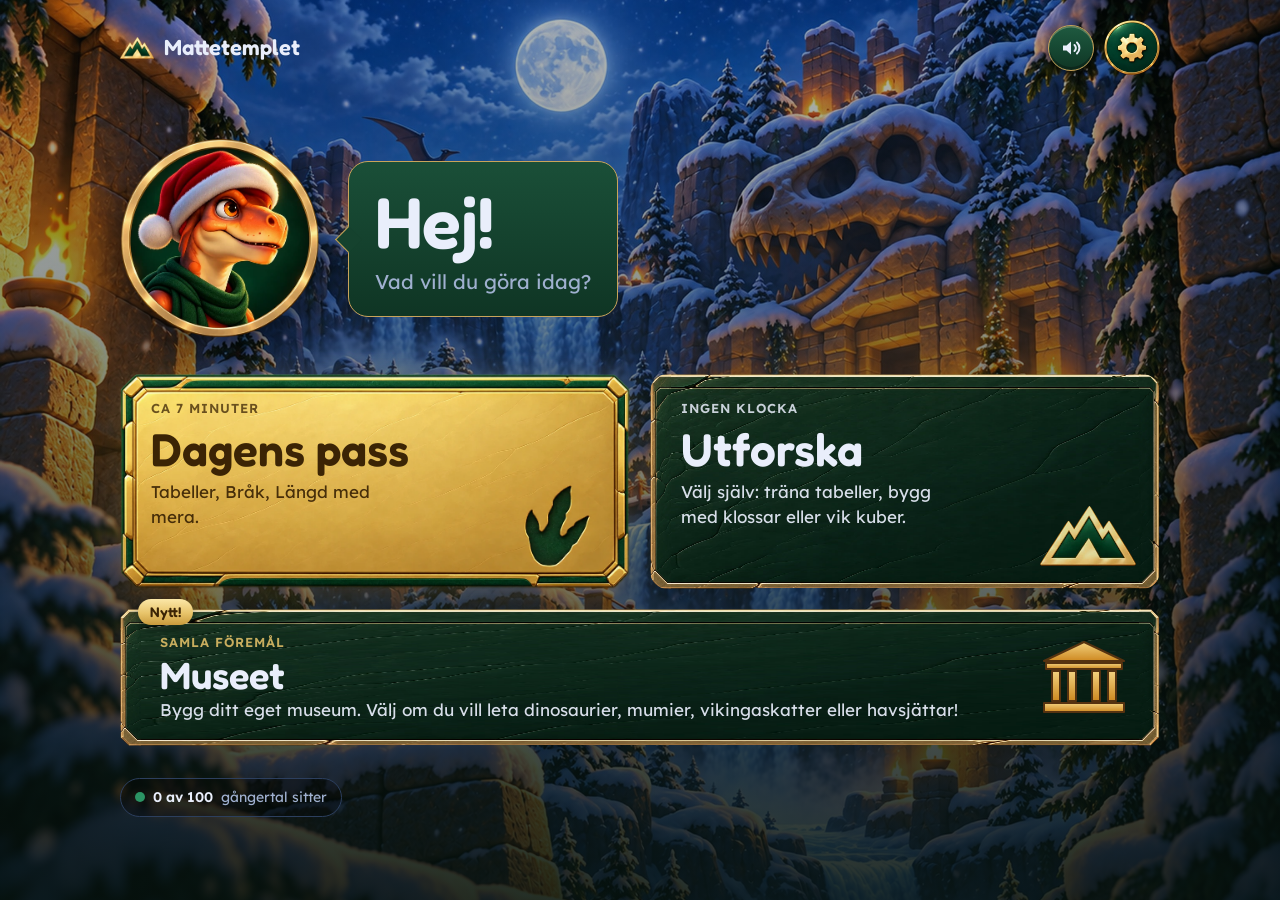
<file: webb/index.html>
<!doctype html>
<html lang="sv">
<head>
<meta charset="utf-8">
<meta http-equiv="Content-Security-Policy" content="default-src 'self'; script-src 'self'; style-src 'self' 'unsafe-inline'; img-src 'self' data: blob:; font-src 'self'; connect-src 'self' blob:; manifest-src 'self'; object-src 'none'; base-uri 'none'; form-action 'none'">
<meta name="referrer" content="no-referrer">
<meta name="viewport" content="width=device-width, initial-scale=1, viewport-fit=cover, user-scalable=no">
<meta name="apple-mobile-web-app-capable" content="yes">
<meta name="mobile-web-app-capable" content="yes">
<meta name="apple-mobile-web-app-title" content="Mattetemplet">
<meta name="apple-mobile-web-app-status-bar-style" content="black-translucent">
<meta name="theme-color" content="#070f1b">
<title>Mattetemplet</title>
<link rel="apple-touch-icon" data-asset="icon-180.png" href="assets/icon-180.png">
<link rel="icon" type="image/png" sizes="32x32" data-asset="icon-32.png" href="assets/icon-32.png">
<link rel="manifest" href="assets/manifest.webmanifest">
<link rel="preload" href="assets/fonts/fredoka.woff2" as="font" type="font/woff2" crossorigin>
<link rel="preload" href="assets/fonts/lexend.woff2" as="font" type="font/woff2" crossorigin>
<link rel="stylesheet" href="css/app.css">
<script type="module" src="js/main.js"></script>
</head>
<body>
<div id="app">
  <!-- START -->
  <section id="home" class="screen home scroll">
    <header class="home-top">
      <span class="brand"><img data-asset="icon_mountain.webp" alt="">Mattetemplet</span>
      <span class="home-actions"><span class="snd-slot"></span><button class="gear-btn" id="toParent" aria-label="Föräldraläge" title="Föräldraläge"><img data-asset="gear.webp" alt=""></button></span>
    </header>
    <div class="home-main">
      <div class="hero"><img class="hero-dino" data-asset="dino_ring.webp" alt="Dino, din guide"><div class="hero-bubble"><h1 id="hello">Hej!</h1>
      <p class="lead">Vad vill du göra idag?</p></div></div>
      <div class="home-tiles">
        <button class="tile tile-pass" id="startPass">
          <span class="tile-kicker" id="passLen">ca 7 minuter</span>
          <span class="tile-title">Dagens pass</span>
          <span class="tile-text" id="passAreas">Tabeller och geometri som blir lagom svåra för dig.</span>
          <svg viewBox="0 0 120 120" aria-hidden="true"><g stroke="rgba(0,0,0,.18)" stroke-width="1.5"><path d="M60 30l22 12-22 12-22-12z" fill="rgba(255,255,255,.55)"/><path d="M38 42v24l22 12V54z" fill="rgba(255,255,255,.3)"/><path d="M82 42v24L60 78V54z" fill="rgba(255,255,255,.18)"/><path d="M82 66l22 12-22 12-22-12z" fill="rgba(255,255,255,.55)"/><path d="M60 78v24l22 12V90z" fill="rgba(255,255,255,.3)"/><path d="M104 78v24L82 114V90z" fill="rgba(255,255,255,.18)"/></g></svg>
        </button>
        <button class="tile tile-free" id="startFree">
          <span class="tile-kicker">Ingen klocka</span>
          <span class="tile-title">Utforska</span>
          <span class="tile-text">Välj själv: träna tabeller, bygg med klossar eller vik kuber.</span>
          <svg viewBox="0 0 120 120" aria-hidden="true"><g fill="rgba(0,0,0,.12)" stroke="rgba(0,0,0,.25)" stroke-width="1.5"><rect x="44" y="8" width="24" height="24"/><rect x="20" y="32" width="24" height="24"/><rect x="44" y="32" width="24" height="24"/><rect x="68" y="32" width="24" height="24"/><rect x="44" y="56" width="24" height="24"/><rect x="44" y="80" width="24" height="24"/></g></svg>
        </button>
        <button class="tile tile-museum" id="startMuseum">
          <span class="tile-kicker" id="museumKicker">Ditt museum</span>
          <span class="tile-title">Museet</span>
          <span class="tile-text" id="museumText"></span>
        </button>
      </div>
      <div class="home-status" id="homeStatus"></div>
    </div>
  </section>

  <!-- UTFORSKA (fri träning utan klocka) -->
  <section id="free" class="screen scroll" hidden>
    <div class="wrap">
      <header class="bar"><button class="ghost-btn" data-go="home">← Start</button><h2>Utforska</h2><span class="snd-slot" style="width:80px"></span></header>
      <div class="free-grid">
        <article class="card">
          <span class="card-kicker">Tabeller</span>
          <h3>Träna tabellerna</h3>
          <p>Välj vilka tabeller du vill öva på. Ingen tid, sluta när du vill.</p>
          <div class="chips" id="tableChips"></div>
          <button class="btn primary" id="startTables">Kör</button>
        </article>
        <article class="card">
          <span class="card-kicker">Tabeller</span>
          <h3>Bygg gångertal</h3>
          <p>Bygg med klossar och se varför 4 · 6 är lika mycket som 6 · 4.</p>
          <button class="btn" data-sandbox="build">Bygg</button>
        </article>
        <article class="card">
          <span class="card-kicker">Uppdrag</span>
          <h3>Välj ett område</h3>
          <p>Uppgifterna blir lagom svåra efter hur det går.</p>
          <div class="chips" id="geoChips"></div>
        </article>
        <article class="card">
          <span class="card-kicker">Geometri</span>
          <h3>Kroppar i 3D</h3>
          <p>Snurra på kroppar och räkna ytor, kanter och hörn.</p>
          <button class="btn" data-sandbox="explore">Snurra</button>
        </article>
        <article class="card">
          <span class="card-kicker">Geometri</span>
          <h3>Vik en kub</h3>
          <p>Rita en egen utfällning med sex rutor. Blir det en kub?</p>
          <button class="btn" data-sandbox="fold">Vik</button>
        </article>
      </div>
    </div>
  </section>

  <!-- SPEL -->
  <section id="play" class="screen" hidden>
    <div id="stage">
      <div class="lvl-bg" aria-hidden="true"></div><div class="lvl-bg" aria-hidden="true"></div>
      <canvas id="scene"></canvas>
      <svg id="flat" hidden aria-hidden="true" preserveAspectRatio="xMidYMid meet"></svg>
      <div id="labels"></div>
      <div class="stage-hint" id="stageHint">Snurra med fingret</div>
      <button class="stage-exit" id="exitBtn">Avsluta</button>
      <div class="snd-slot stage-snd"></div>
      <div id="no3d" hidden>3D-bilden kan inte visas på den här enheten, men uppgifterna fungerar ändå.</div>
      <div id="mascot" hidden><img data-asset="dino_ring.webp" alt=""><div class="m-bubble"><div class="feedback" id="fb" aria-live="polite"></div></div></div>
    </div>
    <div id="panel">
      <div class="topbar">
        <div class="progress" id="progress"><i></i></div>
        <span class="count" id="countTxt" hidden></span>
        <button class="ghost-btn" id="hintBtn">Tips</button>
      </div>
      <div id="panelBody"></div>
    </div>
  </section>

  <!-- SAMMANFATTNING -->
  <section id="summary" class="screen scroll" hidden>
    <div class="wrap narrow" style="padding-top:48px">
      <div class="hero"><img class="hero-dino" data-asset="dino_ring.webp" alt=""><div class="hero-bubble"><h2 class="big-title" id="sumTitle">Bra jobbat!</h2></div></div>
      <p class="lead" id="sumLead" style="margin:0"></p>
      <div class="sum-stats" id="sumStats"></div>
      <div class="find-card" id="sumFind" hidden></div>
      <ul class="obs" id="sumNotes"></ul>
      <div class="row"><button class="btn primary" data-go="free">Fortsätt utforska</button><button class="btn" data-go="home">Till start</button></div>
    </div>
  </section>

  <!-- MUSEET -->
  <section id="museum" class="screen museum" hidden>
    <div id="mStage">
      <canvas id="mCanvas"></canvas>
      <div id="mLabels"></div>
      <div id="mNo3d" hidden>Museet behöver 3D, och det fungerar inte på den här enheten.</div>
    </div>
    <header class="m-top">
      <button class="ghost-btn m-glass" id="mBack">← Start</button>
      <div class="m-title"><h2>Museet</h2><span class="pill m-glass" id="mCount"></span><button class="ghost-btn m-glass m-exp-btn" id="mExp"></button></div>
      <div class="m-tools">
        <button class="ghost-btn m-glass" id="mRotL" aria-label="Vrid åt vänster" title="Vrid åt vänster">⟲</button>
        <button class="ghost-btn m-glass" id="mRotR" aria-label="Vrid åt höger" title="Vrid åt höger">⟳</button>
        <button class="ghost-btn m-glass" id="mHome">Översikt</button>
        <span class="snd-slot"></span>
      </div>
    </header>
    <div class="m-hint" id="mHint">Dra för att flytta · Nyp för att zooma · Tryck på ett föremål</div>
    <nav class="m-rooms chips" id="mRooms" aria-label="Salar"></nav>
    <aside class="m-info" id="mInfo" hidden aria-live="polite"></aside>
    <div class="m-exp" id="mExpPanel" hidden role="dialog" aria-label="Välj expedition"></div>
    <div class="m-toast" id="mToast" hidden aria-live="polite"></div>
  </section>

  <!-- NYTT FYND (pop-up över sammanfattningen) -->
  <div class="find-pop" id="findPop" hidden role="dialog" aria-modal="true" aria-labelledby="findPopName">
    <div class="find-pop-card">
      <div class="find-pop-rays" aria-hidden="true"></div>
      <img class="find-pop-dino" data-asset="dino_ring.webp" alt="">
      <span class="find-kicker">Nytt fynd till museet!</span>
      <b class="find-pop-name" id="findPopName"></b>
      <span class="find-pop-note" id="findPopNote"></span>
      <span class="find-pop-build" id="findPopBuild" hidden></span>
      <div class="row find-pop-btns"><button class="btn primary" id="findPopGo">Se i museet</button><button class="btn" id="findPopClose">Fortsätt</button></div>
    </div>
  </div>

  <!-- FÖRÄLDRASPÄRR -->
  <section id="gate" class="screen gate" hidden>
    <div class="gate-box">
      <h2>Föräldraläge</h2>
      <p class="q-sub">Svara på frågan för att gå vidare.</p>
      <div class="q-text big" id="gateQ"></div>
      <div id="gatePad"></div>
      <button class="ghost-btn" data-go="home">Avbryt</button>
    </div>
  </section>

  <!-- FÖRÄLDRAVY -->
  <section id="parent" class="screen scroll" hidden>
    <div class="wrap" id="parentBody"></div>
  </section>
</div>
</body>
</html>
</file>
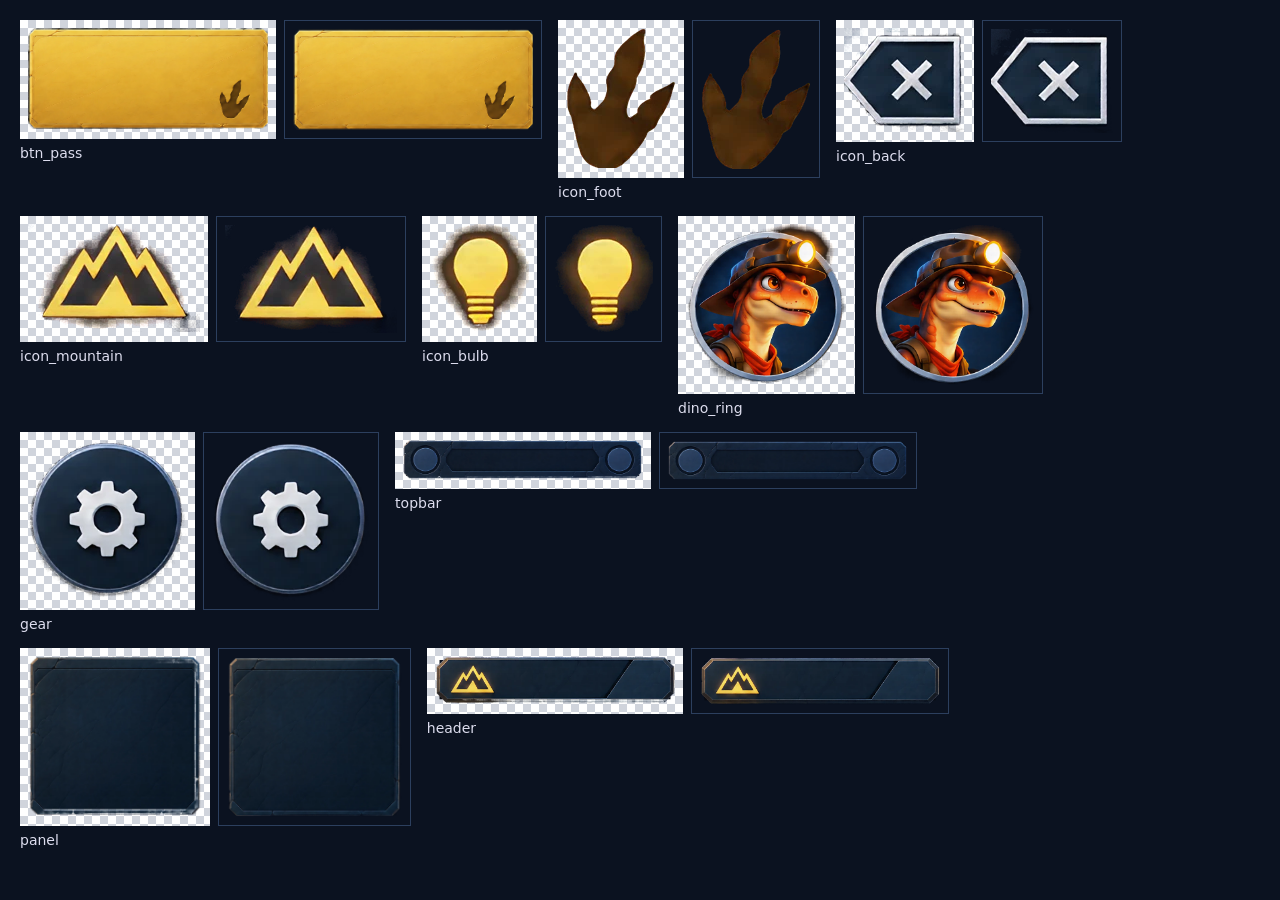
<file: webb/assets-preview.html>
<!doctype html>
<html lang="sv"><head><meta charset="utf-8"><title>Utklipp</title>
<style>
body{margin:0;padding:20px;font:14px system-ui;background:#0b1220;color:#dde}
.grid{display:flex;flex-wrap:wrap;gap:16px}
figure{margin:0;display:flex;flex-direction:column;gap:6px}
.chk{background:repeating-conic-gradient(#d0d4dc 0 25%,#fff 0 50%) 0 0/16px 16px;padding:8px}
.dark{background:#0b1220;padding:8px;border:1px solid #2c3f5e}
.pair{display:flex;gap:8px}
img{display:block;max-width:240px;max-height:160px;width:auto;height:auto}
</style></head><body>
<div class="grid" id="g"></div>
<script>
const names=['btn_pass','icon_foot','icon_back','icon_mountain','icon_bulb','dino_ring','gear','topbar','panel','header'];
g.innerHTML=names.map(n=>`<figure><div class="pair"><div class="chk"><img src="assets/${n}.webp"></div><div class="dark"><img src="assets/${n}.webp"></div></div><figcaption>${n}</figcaption></figure>`).join('');
</script></body></html>
</file>
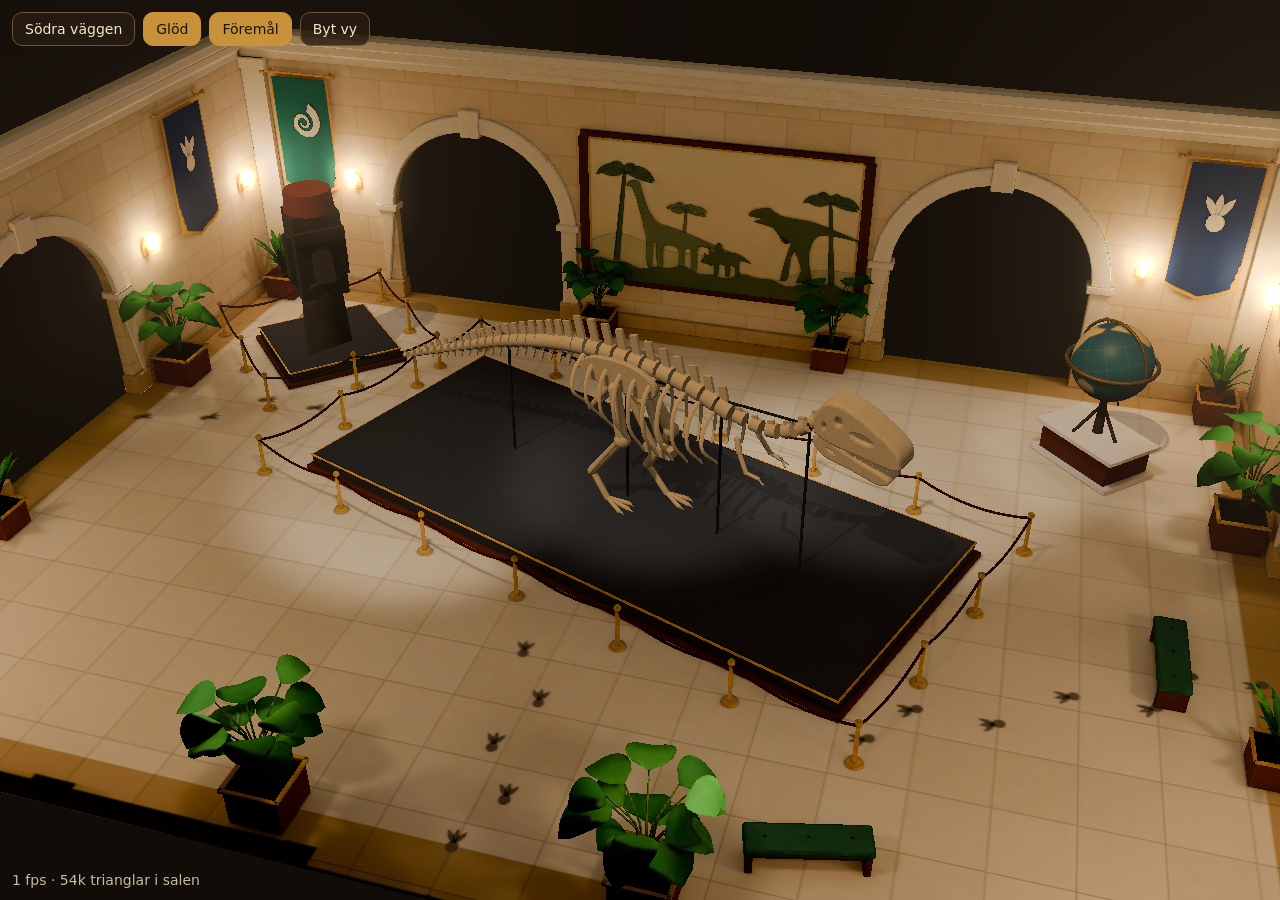
<file: webb/dev/hall.html>
<!doctype html>
<html lang="sv"><head><meta charset="utf-8">
<meta name="viewport" content="width=device-width,initial-scale=1,viewport-fit=cover">
<title>Stora hallen (test)</title>
<!-- Test av stora hallen byggd i Blender (tools/blender/hall.py): bakat ljus, glöd och föremålen från
     models.js med vanligt ljus. Kräver webbserver, t.ex. python3 -m http.server -d webb, och /dev/hall.html. -->
<style>
html,body{margin:0;height:100%;background:#120c08;overflow:hidden;font:14px system-ui,sans-serif;color:#f2e6c8}
canvas{display:block;width:100%;height:100%;touch-action:none}
#ui{position:fixed;left:12px;top:12px;right:12px;display:flex;gap:8px;flex-wrap:wrap}
button{font:inherit;padding:8px 12px;border-radius:10px;border:1px solid #6b5536;background:#2a1d12cc;color:inherit}
button.on{background:#c8923a;border-color:#c8923a;color:#1b130b}
#info{position:fixed;left:12px;bottom:12px;opacity:.8;white-space:pre}
</style>
</head><body>
<canvas id="c"></canvas>
<div id="ui">
  <button id="bWall">Södra väggen</button>
  <button id="bBloom" class="on">Glöd</button>
  <button id="bItems" class="on">Föremål</button>
  <button id="bView">Byt vy</button>
</div>
<div id="info">Laddar …</div>
<script type="module">
import * as THREE from '../assets/lib/three.module.js';
import { GLTFLoader } from '../assets/lib/jsm/loaders/GLTFLoader.js';
import { OrbitControls } from '../assets/lib/jsm/controls/OrbitControls.js';
import { EffectComposer } from '../assets/lib/jsm/postprocessing/EffectComposer.js';
import { RenderPass } from '../assets/lib/jsm/postprocessing/RenderPass.js';
import { UnrealBloomPass } from '../assets/lib/jsm/postprocessing/UnrealBloomPass.js';
import { OutputPass } from '../assets/lib/jsm/postprocessing/OutputPass.js';
import { buildModel } from '../js/museum/models.js';

const canvas = document.getElementById('c'), info = document.getElementById('info');
const renderer = new THREE.WebGLRenderer({ canvas, antialias: true });
renderer.setPixelRatio(Math.min(devicePixelRatio || 1, 1.75));
// Ljuset i texturerna är redan tonmappat i Blender (AgX), så ingen tonmappning här.
renderer.toneMapping = THREE.NoToneMapping;
renderer.shadowMap.enabled = true; renderer.shadowMap.type = THREE.PCFSoftShadowMap;
const scene = new THREE.Scene(); scene.background = new THREE.Color(0x120c08);
const camera = new THREE.PerspectiveCamera(38, 1, 0.3, 400);
const controls = new OrbitControls(camera, canvas);
controls.enableDamping = true; controls.maxPolarAngle = 1.48; controls.minDistance = 3; controls.maxDistance = 70;
const VIEWS = [
  { pos: [7, 17, 22], target: [0, 1, -2] },     // som konceptbilden
  { pos: [0, 44, 24], target: [0, 0, -1] },     // översikt som i museet
  { pos: [-6.5, 4, 7.5], target: [0, 2.5, -2] }, // nära T. rex
  { pos: [0, 3.6, 5.5], target: [0, 3.4, -10] }, // väggmålningen
];
let view = 0;
const setView = i => { const v = VIEWS[i]; camera.position.set(...v.pos); controls.target.set(...v.target); controls.update(); };
setView(0);

// ---------- salen från Blender ----------
const gltf = await new GLTFLoader().loadAsync('../assets/museum/hall.glb');
const hall = gltf.scene; scene.add(hall);
let tris = 0;
hall.traverse(o => {
  if (!o.isMesh) return;
  const m = o.material; tris += o.geometry.index ? o.geometry.index.count / 3 : o.geometry.attributes.position.count / 3;
  if (o.name.includes('__glow')) {
    // lampskärmar: starkare än 1 så att glöden tar dem
    o.material = new THREE.MeshBasicMaterial({ color: m.emissive.clone().multiplyScalar(Math.min(m.emissiveIntensity, 4)) });
  } else {
    o.material = new THREE.MeshBasicMaterial({ map: m.map, side: THREE.DoubleSide });
  }
});

// ---------- föremålen med vanligt ljus (som i museet) ----------
const items = new THREE.Group(); scene.add(items);
for (const [id, x, z, rot, top] of [['trex', 0, -1, -0.35, 0.4], ['moai', -10, -6, Math.PI / 4, 0.4], ['globe', 10, -6, -Math.PI / 4, 0.85]]) {
  const g = new THREE.Group(); g.position.set(x, 0, z); g.rotation.y = rot; items.add(g);
  const m = buildModel(id); m.root.position.y = top; g.add(m.root);
  g.traverse(o => { if (o.isMesh) { o.castShadow = true; o.receiveShadow = true; } });
}
items.add(new THREE.HemisphereLight(0xffe3b8, 0x3a2414, 0.7));
const sun = new THREE.DirectionalLight(0xffd6a6, 1.6); sun.position.set(-6, 20, 12); sun.castShadow = true;
Object.assign(sun.shadow.camera, { left: -16, right: 16, top: 12, bottom: -12, near: 5, far: 50 });
sun.shadow.mapSize.set(2048, 2048); sun.shadow.bias = -0.0005; sun.shadow.normalBias = 0.03; sun.shadow.radius = 4;
items.add(sun);
// skuggor från föremålen på det bakade golvet och på sockeln
const catcher = new THREE.ShadowMaterial({ opacity: 0.35 });
const floorShadow = new THREE.Mesh(new THREE.PlaneGeometry(28, 20), catcher); floorShadow.rotation.x = -Math.PI / 2; floorShadow.position.y = 0.003; floorShadow.receiveShadow = true; items.add(floorShadow);
const topShadow = new THREE.Mesh(new THREE.PlaneGeometry(14, 6), catcher); topShadow.position.set(0, 0.405, -1); topShadow.receiveShadow = true; items.add(topShadow);
topShadow.rotateY(-0.35); topShadow.rotateX(-Math.PI / 2);

// ---------- efterbehandling ----------
const composer = new EffectComposer(renderer);
composer.addPass(new RenderPass(scene, camera));
const bloom = new UnrealBloomPass(new THREE.Vector2(1, 1), 0.6, 0.55, 1.0); composer.addPass(bloom);
composer.addPass(new OutputPass());

// ---------- knappar ----------
const toggle = (id, on, fn) => { const b = document.getElementById(id); b.classList.toggle('on', on); b.onclick = () => { on = !on; b.classList.toggle('on', on); fn(on); }; fn(on); };
toggle('bWall', false, on => ['wall_S', 'wall_S__glow'].forEach(n => { const o = hall.getObjectByName(n); if (o) o.visible = on; }));
toggle('bBloom', true, on => { bloom.enabled = on; });
toggle('bItems', true, on => { items.children.forEach(o => { if (o.isGroup) o.visible = on; }); });
document.getElementById('bView').onclick = () => setView(view = (view + 1) % VIEWS.length);

function resize() {
  const w = innerWidth, h = innerHeight;
  renderer.setSize(w, h, false); composer.setSize(w, h); camera.aspect = w / h; camera.updateProjectionMatrix();
}
addEventListener('resize', resize); resize();
let frames = 0, last = performance.now();
renderer.setAnimationLoop(() => {
  controls.update(); composer.render(); frames++;
  const now = performance.now();
  if (now - last > 1000) {
    info.textContent = `${Math.round(frames * 1000 / (now - last))} fps · ${Math.round(tris / 1000)}k trianglar i salen`;
    frames = 0; last = now;
  }
});
</script>
</body></html>
</file>
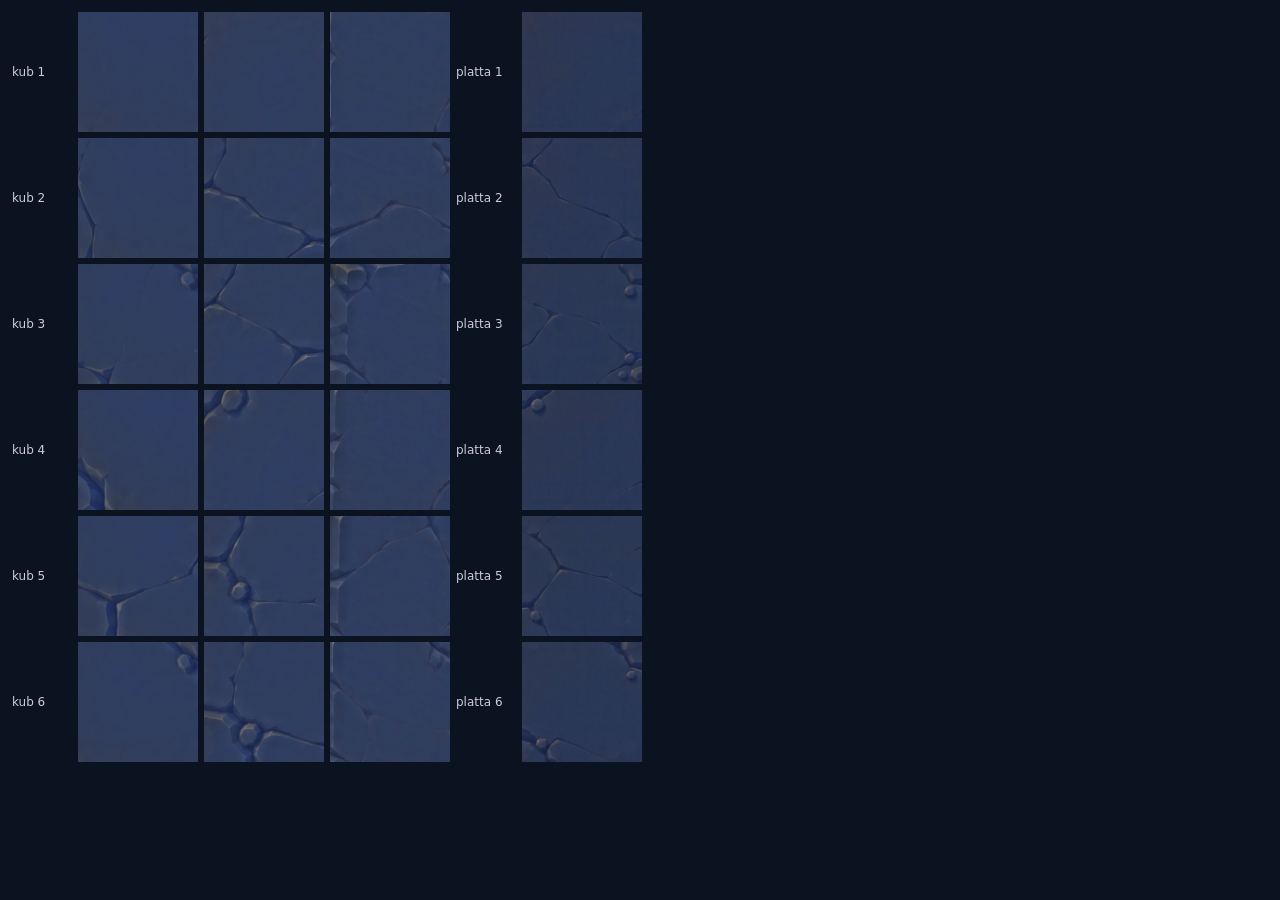
<file: webb/dev/stones.html>
<!doctype html>
<html lang="sv"><head><meta charset="utf-8"><title>Stentexturer</title>
<style>body{margin:0;padding:12px;background:#0b1220;color:#ccd;font:12px system-ui}.row{display:flex;gap:6px;margin-bottom:6px;align-items:center}img{width:120px;height:120px;display:block}span{width:60px}</style></head><body>
<div id="g"></div>
<script>
let h='';
for(let i=1;i<=6;i++) h+=`<div class="row"><span>kub ${i}</span><img src="../assets/stone/cube${i}_top.jpg"><img src="../assets/stone/cube${i}_left.jpg"><img src="../assets/stone/cube${i}_right.jpg"><span>platta ${i}</span><img src="../assets/stone/tile${i}.jpg"></div>`;
g.innerHTML=h;
</script></body></html>
</file>
<file: webb/css/app.css>
/* Typsnitten ligger lokalt (variabla fonter, OFL-licens) så att inga anrop går till Google. */
@font-face{font-family:'Fredoka';font-style:normal;font-weight:300 700;font-display:swap;src:url(../assets/fonts/fredoka.woff2) format('woff2')}
@font-face{font-family:'Lexend';font-style:normal;font-weight:100 900;font-display:swap;src:url(../assets/fonts/lexend.woff2) format('woff2')}
/* Layout: enskärmsapp. Spelläge = 3D-scen + svarspanel bredvid (liggande) eller under (stående).
   Tema: "Dinoäventyr" från asset-arket – mörk sten, stålblå knappar, guld som accent. Medvetet ett enda mörkt tema. */
:root{
  --paper:#070f1b; --grid:transparent; --surface:#111c2e; --surface-2:#1a2840; --ink:#e9eefb; --muted:#9fb0cf; --line:#2c3f5e;
  --accent:#f6b93b; --accent-ink:#3b2405; --blue:#86a9ff; --sun:#f6b93b; --sun-ink:#3b2405;
  --good:#5fdc9c; --good-bg:#10301f; --bad:#ff8a70; --bad-bg:#3a1a17; --tip:#ffd166; --tip-bg:#2e2410;
  --st-none:#22324f; --st-learn:#a8493f; --st-mid:#a8812c; --st-good:#2b9464;
  --edge3d:#0a1220; --ghost3d:#2a3b5c; --floor3d:#1b263d;
  --shape:#2b3f66; --pA:#4d6fc0; --pB:#a17d23; --pC:#2c8466; --hl:#ffc531;
  --f-display:'Fredoka','Trebuchet MS',system-ui,sans-serif;
  --f-body:'Lexend',system-ui,-apple-system,'Segoe UI',sans-serif;
  --r-lg:24px; --r-md:16px; --r-sm:10px;
  --shadow:0 1px 0 rgba(0,0,0,.2),0 8px 24px rgba(0,0,0,.4);
  --gold:linear-gradient(180deg,#ffdc85 0%,#f7b940 55%,#e39a22 100%);
  color-scheme:dark;
  /* Bilder och färger som ett tema kan byta (se js/themes.js). Bilderna sätts alltid av js/themes.js, så att bara aktuellt temas bilder laddas. */
  --img-bg:none; --img-bg-blur:none; --img-btn-pass:none;
  --img-panel:none; --img-header:none; --img-topbar:none;
  --img-icon-back:none; --img-icon-bulb:none; --img-icon-foot:none; --img-icon-mountain:none;
  --btn-top:#2d4362; --btn-mid:#23384f; --btn-bot:#172a3f; --btn-border:#3d5476; --btn-shine:rgba(170,200,240,.32);
  --btn-on-top:#5c7eb0; --btn-on-mid:#4a6a9d; --btn-on-bot:#3d5b90; --btn-on-border:#86ade3;
  --bubble-top:#22324f; --bubble-bot:#17243b; --bubble-border:#4f6c9c;
  --shade:6,12,22;
}
*{box-sizing:border-box}
html{height:100%;box-sizing:border-box}
body{height:100%;margin:0;background-color:var(--paper);background-image:linear-gradient(var(--grid) 1px,transparent 1px),linear-gradient(90deg,var(--grid) 1px,transparent 1px);background-size:28px 28px;color:var(--ink);font-family:var(--f-body);font-size:16px;line-height:1.45;overflow:hidden;-webkit-user-select:none;user-select:none;-webkit-tap-highlight-color:transparent;-webkit-text-size-adjust:100%}
[hidden]{display:none!important}
button{font:inherit;color:inherit;touch-action:manipulation;cursor:pointer}
button:disabled{cursor:default;opacity:.45}
button:focus-visible,input:focus-visible,textarea:focus-visible{outline:3px solid var(--accent);outline-offset:2px}
input,textarea{-webkit-user-select:text;user-select:text;font:inherit;color:var(--ink);background:var(--surface);border:1px solid var(--line);border-radius:var(--r-sm);padding:10px 12px}
h1,h2,h3{font-family:var(--f-display);font-weight:600;line-height:1.1;margin:0;text-wrap:balance}
p{margin:0}
#app{height:100%;position:relative}
.screen{position:absolute;inset:0;display:flex;flex-direction:column}
.scroll{overflow-y:auto;-webkit-overflow-scrolling:touch}
.wrap{width:100%;max-width:1040px;margin:0 auto;padding:20px 20px 48px;display:flex;flex-direction:column;gap:20px}
.narrow{max-width:640px}

/* knappar */
.btn{min-height:48px;padding:0 20px;border-radius:14px;border:1px solid var(--line);background:var(--surface-2);font-weight:600;font-size:16px;display:inline-flex;align-items:center;justify-content:center;gap:8px}
.btn:active{transform:scale(.97)}
.btn.primary{background:var(--accent);color:var(--accent-ink);border-color:transparent}
.btn.danger{background:var(--bad);color:#fff;border-color:transparent}
.btn.small{min-height:40px;padding:0 14px;font-size:14px}
.ghost-btn{min-height:44px;padding:0 14px;border-radius:12px;border:1px solid var(--line);background:transparent;font-weight:600;font-size:15px}
.row{display:flex;flex-wrap:wrap;gap:10px;align-items:center}
.chips{display:flex;flex-wrap:wrap;gap:8px}
.chip{min-height:44px;min-width:44px;padding:0 14px;border-radius:999px;border:1px solid var(--line);background:var(--surface-2);font-weight:600;font-size:16px;font-family:var(--f-display)}
.chip.on{background:var(--accent);color:var(--accent-ink);border-color:transparent}
.seg{display:inline-flex;border:1px solid var(--line);border-radius:12px;overflow:hidden;background:var(--surface-2)}
.seg button{min-height:42px;padding:0 14px;border:0;background:transparent;font-weight:600;font-size:14px}
.seg button.on{background:var(--accent);color:var(--accent-ink)}

/* start */
.home{padding:20px}
.home-top{display:flex;justify-content:space-between;align-items:center;max-width:1040px;width:100%;margin:0 auto}
.brand{font-family:var(--f-display);font-weight:600;font-size:22px;display:flex;align-items:center;gap:10px}
.brand svg{width:30px;height:30px}
.home-main{flex:1;display:flex;flex-direction:column;justify-content:center;max-width:1040px;width:100%;margin:0 auto;gap:8px}
#hello{font-size:clamp(44px,8vw,84px);letter-spacing:-.01em}
.lead{font-size:20px;color:var(--muted);margin-bottom:24px}
.home-tiles{display:grid;grid-template-columns:repeat(auto-fit,minmax(260px,1fr));gap:20px}
.tile{display:flex;flex-direction:column;align-items:flex-start;gap:8px;text-align:left;border:0;border-radius:var(--r-lg);padding:28px;min-height:210px;box-shadow:var(--shadow);position:relative;overflow:hidden}
.tile:active{transform:scale(.985)}
.tile-pass{background:var(--accent);color:var(--accent-ink)}
.tile-free{background:var(--sun);color:var(--sun-ink)}
.tile-kicker{font-size:13px;letter-spacing:.08em;text-transform:uppercase;font-weight:600;opacity:.85}
.tile-title{font-family:var(--f-display);font-size:46px;font-weight:600;line-height:1}
.tile-text{font-size:17px;max-width:26ch;opacity:.92;position:relative;z-index:1}
.tile svg{position:absolute;right:18px;bottom:16px;width:120px;height:120px;opacity:.9}
.home-status{display:flex;flex-wrap:wrap;gap:10px;margin-top:24px}
.pill{display:inline-flex;align-items:center;gap:8px;padding:8px 14px;border-radius:999px;background:var(--surface);border:1px solid var(--line);font-size:14px;color:var(--muted)}
.pill b{color:var(--ink);font-weight:600}
.dot{width:10px;height:10px;border-radius:50%;background:var(--st-good)}

/* Utforska (fri träning) */
.bar{display:flex;align-items:center;justify-content:space-between;gap:12px}
.bar h2{font-size:32px}
.free-grid{display:grid;grid-template-columns:repeat(auto-fit,minmax(290px,1fr));gap:16px}
.card{background:var(--surface);border:1px solid var(--line);border-radius:var(--r-lg);padding:22px;display:flex;flex-direction:column;gap:12px;min-width:0}
.card h3{font-size:24px}
.card p{color:var(--muted)}
.card .btn{align-self:flex-start}
.card-kicker{font-size:12px;letter-spacing:.08em;text-transform:uppercase;font-weight:600;color:var(--accent)}

/* spelläge */
#play{display:grid;grid-template-columns:minmax(0,1.3fr) minmax(340px,1fr)}
#stage{position:relative;min-height:0;min-width:0;overflow:hidden}
#scene{position:absolute;inset:0;width:100%;height:100%;touch-action:none;display:block}
/* banans bakgrund bakom 3D-scenen (dagens pass), nedtonad så att den inte stör */
#stage .lvl-bg{position:absolute;inset:0;background:center/cover no-repeat;opacity:0;transition:opacity 1.4s ease;pointer-events:none}
#stage .lvl-bg::after{content:"";position:absolute;inset:0;background:linear-gradient(180deg,rgba(6,12,22,.50),rgba(6,12,22,.66))}
#stage .lvl-bg.on{opacity:1}
#labels{position:absolute;inset:0;pointer-events:none;overflow:hidden}
.stage-hint{position:absolute;left:50%;bottom:16px;transform:translateX(-50%);padding:6px 14px;border-radius:999px;background:var(--surface);border:1px solid var(--line);font-size:13px;color:var(--muted);pointer-events:none;transition:opacity .4s}
#no3d{position:absolute;inset:0;display:flex;align-items:center;justify-content:center;padding:24px;text-align:center;color:var(--muted)}
#panel{display:flex;flex-direction:column;min-height:0;background:var(--surface);border-left:1px solid var(--line);padding:12px 18px 16px;gap:10px;overflow-y:auto}
@media (max-aspect-ratio:1/1){
  #play{grid-template-columns:1fr;grid-template-rows:minmax(0,1fr) 58%}
  #panel{border-left:0;border-top:1px solid var(--line);border-radius:var(--r-lg) var(--r-lg) 0 0}
  .keypad,.choices,.input-area .next-btn{max-width:520px;width:100%;margin:0 auto}
}
@media (max-height:620px){.q-sub{display:none}.sb{gap:10px}.sb-eq{font-size:34px}.stepper{padding:6px}.stepper button{height:42px}.stepper b{font-size:24px}.eqs{font-size:20px}.explain p{display:none}}
#flat{position:absolute;inset:0;width:100%;height:100%;padding:20px;box-sizing:border-box;pointer-events:none;color:var(--ink)}
#flat text{font-family:var(--f-display);font-weight:600;fill:var(--ink);paint-order:stroke;stroke:var(--surface);stroke-linejoin:round}
#flat text.hl{fill:var(--accent)}
#flat text.reserve{opacity:0}
#flat .part{fill:var(--shape);transition:fill .45s}
#flat .part.pA{fill:var(--pA)} #flat .part.pB{fill:var(--pB)} #flat .part.pC{fill:var(--pC)}
#flat .outline{fill:none;stroke:var(--ink);stroke-linejoin:round}
#flat .dash{fill:none;stroke:var(--ink);opacity:.75}
#flat .gridl{stroke:var(--ink);opacity:.25}
#flat .ghost{fill:var(--pB);fill-opacity:.3;stroke:var(--ink)}
#flat .rowfill{fill:var(--pB);fill-opacity:.75}
#flat .trace{fill:none;stroke:var(--hl);stroke-linecap:round;stroke-dasharray:1;stroke-dashoffset:1;animation:draw .35s ease-out forwards}
#flat .pop{opacity:0;animation:pop .35s ease-out forwards}
@keyframes draw{to{stroke-dashoffset:0}}
@keyframes pop{to{opacity:1}}
@keyframes shake{0%,100%{transform:translateX(0)}25%{transform:translateX(-8px)}75%{transform:translateX(8px)}}
.slot.shake{animation:shake .3s}
.explain{display:flex;flex-direction:column;gap:10px;font-size:15px;color:var(--muted)}
.eqs{display:flex;flex-direction:column;gap:6px;font-family:var(--f-display);font-weight:600;font-size:24px;color:var(--ink);font-variant-numeric:tabular-nums}
.eqs div{display:flex;align-items:center;gap:10px}
.sw{width:18px;height:18px;border-radius:5px;display:inline-block}
.sw-a{background:#4C7BF4}.sw-b{background:#FFC531}
.sw-p0{background:var(--pA)}.sw-p1{background:var(--pB)}.sw-p2{background:var(--pC)}
.feedback .sw{width:14px;height:14px;vertical-align:-2px}
.eqs .eq-sum{border-top:2px solid var(--line);padding-top:6px}
.topbar{display:flex;align-items:center;gap:10px}
.progress{flex:1;height:10px;border-radius:999px;background:var(--surface-2);overflow:hidden}
.progress i{display:block;height:100%;width:0;background:var(--accent);border-radius:999px;transition:width .6s linear}
.count{flex:1;font-size:14px;color:var(--muted);text-align:center;font-variant-numeric:tabular-nums}
#panelBody{display:flex;flex-direction:column;gap:10px;flex:1;min-height:0}
.q-area{display:flex;flex-direction:column;gap:8px}
.q-kicker{font-size:12px;letter-spacing:.08em;text-transform:uppercase;font-weight:600;color:var(--accent)}
.q-text{font-family:var(--f-display);font-weight:600;font-size:clamp(22px,2.6vw,28px);line-height:1.2}
.q-text.big{font-size:clamp(36px,min(6vw,8vh),64px);letter-spacing:.01em;font-variant-numeric:tabular-nums}
.q-sub{color:var(--muted);font-size:15px}
.q-answer{font-family:var(--f-display);font-weight:600;font-size:clamp(30px,5vh,40px);display:flex;align-items:baseline;gap:10px}
.unit{font-size:24px;color:var(--muted)}
.slot{display:inline-block;min-width:2.1em;text-align:center;border-bottom:5px solid var(--accent);color:var(--accent);padding:0 .1em;line-height:1.1}
.slot.filled{color:var(--ink)}
.slot.ok{color:var(--good);border-color:var(--good)}
.slot.no{color:var(--bad);border-color:var(--bad);text-decoration:line-through;text-decoration-thickness:3px;font-size:.55em;min-width:0;border-bottom-width:3px}
.q-text.big{white-space:nowrap}
.feedback{min-height:0;border-radius:var(--r-md);font-size:16px;line-height:1.4}
.feedback:not(:empty){padding:12px 14px}
.feedback.ok{background:var(--good-bg);color:var(--ink)}
.feedback.ok strong{color:var(--good)}
.feedback.no{background:var(--bad-bg);color:var(--ink)}
.feedback.no strong{color:var(--bad)}
.feedback.tip{background:var(--tip-bg);color:var(--ink)}
.feedback.tip strong{color:var(--tip)}
.lvl{display:block;margin-top:6px;font-weight:600;color:var(--accent)}
/* Fast layout: fråga överst, återkoppling i mitten (scrollar själv vid behov), knappar alltid på samma plats längst ner */
/* knappytan tar den plats som blir kvar under frågan (minst 150px, högst --keys-max), så panelen aldrig blir för lång */
.task-layout{display:grid;grid-template-rows:auto 0 minmax(150px,1fr);gap:10px;flex:1;min-height:0;--keys-max:320px}
.fb-zone{min-height:0;overflow-y:auto}
.input-area{height:100%;max-height:var(--keys-max);align-self:end;display:flex;flex-direction:column;min-height:0}
@media (max-aspect-ratio:1/1){.task-layout{--keys-max:280px}}
@media (max-aspect-ratio:1/1){#flat{padding-bottom:clamp(90px,13vh,150px)}}
.keypad{display:grid;grid-template-columns:repeat(3,1fr);grid-template-rows:repeat(4,minmax(0,1fr));gap:10px;height:100%}
.input-area{position:relative}
.input-area.revealed .keypad{opacity:.22;pointer-events:none;filter:saturate(.4)}
.input-area.revealed .choices{pointer-events:none}
.input-area .next-btn{position:absolute;left:0;right:0;bottom:0;height:clamp(60px,10vh,84px);font-size:30px;z-index:2}
/* Med knappsats: Nästa ersätter exakt den nedersta raden (sudda, 0, OK), så att övriga knappar inte täcks över */
.input-area.num .next-btn{height:calc((100% - 30px) / 4);min-height:0;font-size:clamp(20px,3.2vh,30px)}
.key{height:auto;min-height:0;border-radius:var(--r-md);border:1px solid var(--line);background:var(--surface-2);font-family:var(--f-display);font-size:30px;font-weight:600}
.key:active{transform:scale(.96);background:var(--line)}
.key.ok{background:var(--accent);color:var(--accent-ink);border-color:transparent;font-size:24px}
.key.del{font-size:22px}
.choices{display:grid;grid-template-columns:1fr 1fr;gap:10px}
.choice{min-height:60px;border-radius:var(--r-md);border:1px solid var(--line);background:var(--surface-2);font-family:var(--f-display);font-size:22px;font-weight:600;padding:8px}
.choice:active{transform:scale(.97)}
.choice.ok{background:var(--good-bg);border-color:var(--good);color:var(--good)}
.choice.no{background:var(--bad-bg);border-color:var(--bad);color:var(--bad)}
.next-btn{min-height:64px;border-radius:var(--r-md);border:0;background:var(--accent);color:var(--accent-ink);font-family:var(--f-display);font-size:26px;font-weight:600}
.next-btn:active{transform:scale(.98)}

/* etiketter i 3D */
.lbl{position:absolute;left:0;top:0;font-family:var(--f-display);font-weight:600;font-size:15px;background:var(--surface);color:var(--ink);padding:2px 9px;border-radius:999px;box-shadow:0 2px 8px rgba(0,0,0,.15);white-space:nowrap;transition:opacity .2s;will-change:transform}
.lbl.big{font-size:28px;padding:4px 16px}
.lbl.num{min-width:26px;height:26px;padding:0 6px;display:flex;align-items:center;justify-content:center;background:var(--accent);color:var(--accent-ink);font-size:14px}
.lbl.sun{background:var(--sun);color:var(--sun-ink)}
.lbl.letter{font-size:22px;background:transparent;box-shadow:none;color:#18203A;padding:0}

/* sandlåda */
.sb{display:flex;flex-direction:column;gap:14px}
.sb-eq{font-family:var(--f-display);font-weight:600;font-size:clamp(36px,5vw,54px);font-variant-numeric:tabular-nums}
.steppers{display:grid;grid-template-columns:1fr 1fr;gap:12px}
.stepper{display:grid;grid-template-columns:52px 1fr 52px;align-items:center;gap:6px;background:var(--surface-2);border-radius:var(--r-md);padding:8px;border:1px solid var(--line)}
.stepper span{grid-column:1/-1;font-size:13px;color:var(--muted);text-align:center;font-weight:600;letter-spacing:.04em;text-transform:uppercase}
.stepper b{text-align:center;font-family:var(--f-display);font-size:30px;font-variant-numeric:tabular-nums}
.stepper button{height:52px;border-radius:12px;border:1px solid var(--line);background:var(--surface);font-size:26px;font-weight:600}
.facts{display:flex;flex-wrap:wrap;gap:8px}
.fact{padding:10px 14px;border-radius:var(--r-md);background:var(--surface-2);border:1px solid var(--line);font-size:15px}
.fact b{font-family:var(--f-display);font-size:22px;margin-right:4px}
.netgrid{display:grid;grid-template-columns:repeat(5,1fr);gap:6px;max-width:300px}
.netgrid button{aspect-ratio:1;border-radius:8px;border:1px solid var(--line);background:var(--surface-2);max-width:100%}
.netgrid button.on{background:var(--accent);border-color:transparent}

/* sammanfattning */
.big-title{font-size:clamp(40px,7vw,64px)}
.sum-stats{display:grid;grid-template-columns:repeat(auto-fit,minmax(150px,1fr));gap:12px}
.stat{background:var(--surface);border:1px solid var(--line);border-radius:var(--r-md);padding:16px;display:flex;flex-direction:column;gap:4px}
.stat b{font-family:var(--f-display);font-size:34px;font-weight:600;font-variant-numeric:tabular-nums;line-height:1}
.stat span{font-size:14px;color:var(--muted)}

/* föräldrar */
.gate{align-items:center;justify-content:center;padding:20px}
.gate-box{width:100%;max-width:420px;display:flex;flex-direction:column;gap:14px;background:var(--surface);border:1px solid var(--line);border-radius:var(--r-lg);padding:24px;box-shadow:var(--shadow)}
.section{background:var(--surface);border:1px solid var(--line);border-radius:var(--r-lg);padding:20px;display:flex;flex-direction:column;gap:14px;min-width:0}
.section h3{font-size:22px}
.section .sub{color:var(--muted);font-size:14px}
.two{display:grid;grid-template-columns:repeat(auto-fit,minmax(320px,1fr));gap:16px}
.chart{display:grid;grid-template-columns:repeat(14,1fr);gap:6px;align-items:end;height:140px}
.chart .col{display:flex;flex-direction:column;align-items:center;gap:4px;height:100%;justify-content:flex-end;min-width:0}
.chart .barv{width:100%;max-width:28px;border-radius:6px 6px 2px 2px;background:var(--accent);min-height:3px}
.chart .barv.zero{background:var(--surface-2)}
.chart .col.today .barv{background:var(--sun)}
.chart small{font-size:11px;color:var(--muted)}
.chart .v{font-size:11px;color:var(--muted);font-variant-numeric:tabular-nums}
.heat-wrap{overflow-x:auto}
.heat{display:grid;grid-template-columns:28px repeat(10,minmax(26px,1fr));gap:4px;min-width:320px;max-width:520px}
.heat .h{font-size:12px;color:var(--muted);display:flex;align-items:center;justify-content:center;font-weight:600;font-variant-numeric:tabular-nums}
.heat button{aspect-ratio:1;border:0;border-radius:6px;padding:0;font-size:10px;color:rgba(0,0,0,.55);font-variant-numeric:tabular-nums}
.heat button.sel{outline:3px solid var(--ink);outline-offset:1px}
.st-none{background:var(--st-none)} .st-learn{background:var(--st-learn)} .st-mid{background:var(--st-mid)} .st-good{background:var(--st-good)}
.legend{display:flex;flex-wrap:wrap;gap:12px;font-size:13px;color:var(--muted)}
.legend i{display:inline-block;width:14px;height:14px;border-radius:4px;vertical-align:-2px;margin-right:6px}
.detail{font-size:14px;min-height:1.4em}
.tbl-wrap{overflow-x:auto}
table{border-collapse:collapse;width:100%;font-size:14px}
th{text-align:left;font-weight:600;color:var(--muted);font-size:12px;letter-spacing:.06em;text-transform:uppercase;padding:6px 8px;border-bottom:1px solid var(--line)}
td{padding:8px;border-bottom:1px solid var(--line);font-variant-numeric:tabular-nums;white-space:nowrap}
.okc{color:var(--good);font-weight:600} .noc{color:var(--bad);font-weight:600}
.pips{display:inline-flex;gap:4px;vertical-align:middle}
.pips i{width:18px;height:8px;border-radius:4px;background:var(--surface-2);border:1px solid var(--line)}
.pips i.on{background:var(--accent);border-color:transparent}
.obs{display:flex;flex-direction:column;gap:8px;margin:0;padding:0;list-style:none}
.obs li{padding:10px 12px;border-radius:var(--r-sm);background:linear-gradient(180deg,var(--bubble-top),var(--bubble-bot));border:1px solid var(--bubble-border);font-size:15px}
.kpis{display:grid;grid-template-columns:repeat(auto-fit,minmax(170px,1fr));gap:12px}
.field{display:flex;flex-direction:column;gap:6px;font-size:14px;color:var(--muted)}
.field input{max-width:320px}
textarea{width:100%;min-height:90px;font-family:ui-monospace,Menlo,Consolas,monospace;font-size:12px;resize:vertical}
.warn{padding:10px 14px;border-radius:var(--r-sm);background:var(--bad-bg);font-size:14px}
.msg{font-size:14px;color:var(--muted);min-height:1.2em}

/* ===== Dinotema: grafik ur asset-arket (assets/*.webp), skalbar via border-image ===== */
/* bakgrund: konceptets djungeltempel, suddig och nedtonad överallt; skarp på startsidan */
body{background:linear-gradient(rgba(var(--shade),.80),rgba(var(--shade),.92)),var(--img-bg-blur) center/cover no-repeat,var(--paper)}
#home{background:linear-gradient(180deg,rgba(var(--shade),.30) 0%,rgba(var(--shade),.50) 45%,rgba(var(--shade),.88) 100%),var(--img-bg) center/cover no-repeat}
#stage{background:radial-gradient(80% 70% at 50% 45%,rgba(20,38,74,.30) 0%,rgba(6,12,23,.55) 100%)}
/* stenpaneler */
#panel,.card,.section,.gate-box,.stat{background:none;border:0;border-radius:0;box-shadow:none;border-image:var(--img-panel) 80 fill / 20px stretch}
#panel{padding:22px 24px 24px}
.stat{padding:20px}
@media (max-aspect-ratio:1/1){#panel{border-radius:0;border-top:0}}
/* stålblå knappar */
.key,.btn,.ghost-btn,.chip,.seg button,.stepper button,.netgrid button,.choice{border:1.5px solid var(--btn-border);border-radius:12px;color:var(--ink);background:linear-gradient(180deg,var(--btn-top) 0%,var(--btn-mid) 45%,var(--btn-bot) 100%);box-shadow:inset 0 1.5px 0 var(--btn-shine),inset 0 -3px 0 rgba(0,0,0,.28),0 3px 7px rgba(0,0,0,.45)}
.choice{border-radius:14px}
.key:active,.btn:active,.ghost-btn:active,.chip:active,.choice:active,.stepper button:active,.chip.on,.seg button.on,.netgrid button.on{background:linear-gradient(180deg,var(--btn-on-top) 0%,var(--btn-on-mid) 50%,var(--btn-on-bot) 100%);border-color:var(--btn-on-border);color:#fff;box-shadow:inset 0 1.5px 0 rgba(215,235,255,.6),inset 0 -3px 0 rgba(0,0,0,.2),0 2px 6px rgba(0,0,0,.4)}
.key:active,.btn:active,.ghost-btn:active,.chip:active,.choice:active,.stepper button:active{transform:scale(.97)}
.choice:disabled,.key:disabled{background:linear-gradient(180deg,#1f2e41,#122031);border-color:#2c3c55;box-shadow:inset 0 1px 0 rgba(130,155,190,.18),0 2px 5px rgba(0,0,0,.4);opacity:.75}
.choice.ok{background:linear-gradient(180deg,#13202f,#0b1420);border:2px solid #ffb43a;color:var(--good);opacity:1;box-shadow:0 0 16px rgba(255,170,40,.65),inset 0 0 12px rgba(255,170,40,.3)}
.choice.no{background:linear-gradient(180deg,#1f2e41,#122031);border-color:#6b3a36;color:var(--bad);opacity:1}
.seg{border:0;background:none;gap:6px;overflow:visible}
.stepper{background:rgba(0,0,0,.25);border-color:var(--line)}
.key{position:relative;font-size:32px}
.key.del{font-size:0}
.key.del::after{content:'';position:absolute;inset:0;background:var(--img-icon-back) center/auto 40% no-repeat}
/* guldknappar */
.key.ok,.btn.primary,.next-btn,.tile-pass{border-image:none;border:1px solid #ffe3a3;border-radius:14px;background:var(--gold);color:var(--accent-ink);box-shadow:0 0 18px rgba(255,170,40,.4),inset 0 2px 0 rgba(255,255,255,.55),inset 0 -3px 0 rgba(150,80,0,.35)}
.key.ok{font-size:0}
.key.ok::after{content:'';position:absolute;inset:0;background:var(--img-icon-foot) center/auto 52% no-repeat}
.key.ok:active,.btn.primary:active,.next-btn:active{filter:brightness(1.08);transform:scale(.97)}
.btn.danger{border-image:none;background:var(--bad);color:#2a0d08;border-radius:14px}
.next-btn{display:flex;align-items:center;justify-content:center;gap:14px}
.next-btn::after{content:'';width:1.1em;height:1.1em;background:var(--img-icon-foot) center/contain no-repeat}
/* rubrikrad med berg */
.q-kicker,.card-kicker{display:flex;align-items:center;min-height:42px;padding:0 64px 0 62px;color:var(--sun);border-image:var(--img-header) 44 280 44 240 fill / 11px 70px 11px 60px stretch;align-self:stretch}
/* topprad med två runda fack: tips till höger (avsluta ligger i spelytan, se .stage-exit) */
.topbar{position:relative;height:54px;padding:0 60px;border-image:var(--img-topbar) 60 240 60 240 fill / 15px 60px 15px 60px stretch}
.topbar .ghost-btn{position:absolute;top:50%;transform:translateY(-50%);width:38px;height:38px;min-height:0;padding:0;border:0;box-shadow:none;border-radius:50%;font-size:0;background:transparent}
/* Avsluta: tydlig knapp uppe till vänster i spelytan. Ljudknappen ligger uppe till höger (.stage-snd). */
.stage-exit{position:absolute;top:14px;left:14px;z-index:6;display:flex;align-items:center;gap:8px;height:46px;padding:0 18px 0 14px;border-radius:999px;border:1.5px solid var(--btn-border);color:var(--ink);background:linear-gradient(180deg,var(--btn-top) 0%,var(--btn-mid) 45%,var(--btn-bot) 100%);box-shadow:inset 0 1.5px 0 var(--btn-shine),0 3px 10px rgba(0,0,0,.5);font-family:var(--f-display);font-weight:600;font-size:16px}
.stage-exit::before{content:'✕';font-size:17px;line-height:1}
.stage-exit:active{transform:scale(.95)}
#hintBtn{right:11px;background:var(--img-icon-bulb) center/62% no-repeat}
#hintBtn:disabled{opacity:.3}
#hintBtn:not(:disabled){animation:hintPulse 2.4s ease-in-out infinite}
@keyframes hintPulse{50%{filter:drop-shadow(0 0 6px rgba(255,200,80,.9))}}
.topbar .progress{position:absolute;left:62px;right:62px;top:50%;height:14px;transform:translateY(-50%);background:rgba(0,0,0,.45);border-radius:7px}
.topbar .progress i{background:var(--gold);box-shadow:0 0 10px rgba(255,180,60,.6)}
.topbar .count{position:absolute;left:62px;right:62px;top:50%;transform:translateY(-50%);color:var(--muted)}
/* maskoten pratar: återkoppling i pratbubbla */
.say{display:flex;gap:12px;align-items:flex-start}
.say-dino{width:58px;height:58px;flex:none;filter:drop-shadow(0 4px 8px rgba(0,0,0,.5))}
.say:has(#fb:empty) .say-dino{display:none}
.feedback,.feedback.ok,.feedback.no,.feedback.tip{position:relative;flex:1;min-width:0;background:linear-gradient(180deg,var(--bubble-top),var(--bubble-bot));border:1.5px solid var(--bubble-border);border-radius:14px;color:var(--ink)}
.feedback.ok{border-color:var(--good)} .feedback.no{border-color:var(--bad)} .feedback.tip{border-color:var(--sun)}
.feedback::before{content:'';position:absolute;left:-8px;top:18px;width:13px;height:13px;background:#1f2e4a;border-left:1.5px solid;border-bottom:1.5px solid;border-color:inherit;transform:rotate(45deg)}
.feedback:empty{border:0;background:none}
.feedback:empty::before{display:none}
.slot{border-bottom-color:var(--sun);color:var(--sun)}
.q-text,.q-answer{position:relative}
.q-text.big,.q-answer{align-self:flex-start;padding-right:8px}
.glow::after{content:"";position:absolute;inset:-6px -10px;pointer-events:none;border:2px solid #ffb43a;border-radius:12px;box-shadow:0 0 16px rgba(255,170,40,.65),inset 0 0 12px rgba(255,170,40,.3);animation:glowIn .9s ease-out forwards}
@keyframes glowIn{0%{opacity:0;transform:scale(.96)}25%{opacity:1;transform:scale(1)}100%{opacity:.85}}
/* maskot som poppar upp */
#mascot{position:absolute;left:14px;bottom:14px;display:flex;align-items:flex-end;gap:10px;pointer-events:none;z-index:5;max-width:calc(100% - 28px)}
#mascot img{width:clamp(84px,14vh,150px);height:auto;flex:none;filter:drop-shadow(0 6px 14px rgba(0,0,0,.6))}
#mascot .m-bubble{position:relative;margin-bottom:18px;padding:12px 16px;background:linear-gradient(180deg,var(--bubble-top),var(--bubble-bot));border:1.5px solid var(--bubble-border);border-radius:14px;font-family:var(--f-body);font-size:16px;line-height:1.4;color:var(--ink);box-shadow:0 6px 22px rgba(0,0,0,.45);max-width:560px;flex:0 1 auto;max-height:46vh;overflow-y:auto;pointer-events:auto;min-width:0}
#mascot[data-kind="ok"] .m-bubble{border-color:var(--good)} #mascot[data-kind="no"] .m-bubble{border-color:var(--bad)} #mascot[data-kind="tip"] .m-bubble,#mascot[data-kind="pop"] .m-bubble{border-color:var(--sun);box-shadow:0 0 22px rgba(255,180,60,.25)}
#mascot[data-kind="pop"] .m-bubble{font-family:var(--f-display);font-weight:600;font-size:clamp(18px,2.4vh,22px)}
#mascot .feedback,#mascot .feedback.ok,#mascot .feedback.no,#mascot .feedback.tip{background:none;border:0;padding:0;border-radius:0;flex:none}
#mascot .feedback::before{display:none}
#mascot.nudge img{animation:mascotNudge .45s ease-out}
@keyframes mascotNudge{40%{transform:translateY(-10px) rotate(-4deg)}}
#mascot .m-bubble::before{content:'';position:absolute;left:-8px;bottom:18px;width:13px;height:13px;background:var(--bubble-bot);border-left:1.5px solid;border-bottom:1.5px solid;border-color:inherit;transform:rotate(45deg)}
#mascot.show{animation:mascotIn .6s cubic-bezier(.3,1.6,.5,1) both}
#mascot.show img{animation:mascotBob 1.4s ease-in-out .6s infinite}
#mascot.out{animation:mascotOut .35s ease-in both}
@keyframes mascotIn{from{transform:translateY(130%) rotate(-8deg);opacity:0}to{transform:none;opacity:1}}
@keyframes mascotOut{to{transform:translateY(130%);opacity:0}}
@keyframes mascotBob{50%{transform:translateY(-6px) rotate(2deg)}}
/* startsidan */
.brand img{width:34px;height:auto}
.gear-btn{width:56px;height:56px;padding:0;border:0;background:none;border-radius:50%}
.gear-btn img{width:100%;height:100%}
.gear-btn:active{transform:rotate(30deg) scale(.95)}
.hero{display:flex;align-items:center;gap:clamp(12px,3vw,28px);margin-bottom:28px}
.hero-dino{width:clamp(120px,18vw,200px);height:auto;flex:none;filter:drop-shadow(0 8px 18px rgba(0,0,0,.6));animation:mascotBob 3s ease-in-out infinite}
.hero-bubble{position:relative;padding:20px 26px;background:linear-gradient(180deg,var(--bubble-top),var(--bubble-bot));border:1.5px solid var(--bubble-border);border-radius:20px;min-width:0}
.hero-bubble::before{content:'';position:absolute;left:-10px;top:50%;width:18px;height:18px;margin-top:-9px;background:var(--bubble-bot);background:color-mix(in srgb,var(--bubble-top),var(--bubble-bot));border-left:1.5px solid var(--bubble-border);border-bottom:1.5px solid var(--bubble-border);transform:rotate(45deg)}
.hero-bubble .lead{margin:6px 0 0}
#hello{font-size:clamp(40px,7vw,72px)}
.tile{border-radius:18px}
.tile-free{background:none;border-image:var(--img-panel) 80 fill / 20px stretch;color:var(--ink);box-shadow:none}
.tile-pass .tile-kicker{opacity:.75}
.tile svg{display:none}
/* Dagens pass: guldplattan (fotspåret ligger i hörnet som inte töjs) */
.tile-pass{border:0;border-radius:0;box-shadow:none;border-image:none;background:var(--img-btn-pass) center/100% 100% no-repeat;aspect-ratio:1217/513;min-height:0;padding:clamp(18px,5%,40px) clamp(22px,6%,48px);filter:drop-shadow(0 8px 20px rgba(255,170,40,.22))}
.tile{transition:transform .12s ease-out,filter .12s}
.tile.tile-pass:active{transform:scale(.97);filter:drop-shadow(0 4px 10px rgba(255,170,40,.35)) brightness(1.08)}
.tile:active{transform:scale(.97);filter:brightness(1.12)}
/* Ramar som ritats ihop till en bild (se bakeFrames): inga skarvar när de skalas */
.baked{position:relative;isolation:isolate;border-image:none!important}
.frame-cv{position:absolute;inset:0;width:100%;height:100%;z-index:-1;pointer-events:none;display:block}
.tile{min-height:0}
.tile-free{padding:clamp(18px,5%,40px) clamp(22px,6%,48px)}
.home-tiles{grid-template-columns:repeat(auto-fit,minmax(min(420px,100%),1fr))}
@media (min-aspect-ratio:1/1){.home-tiles{grid-template-columns:1fr 1fr}}
.tile-title{font-size:clamp(28px,4.2vw,46px)}
.tile-text{font-size:clamp(14px,1.6vw,17px)}
@media (max-aspect-ratio:1/1){.tile-title{font-size:clamp(34px,7vw,58px)}.tile-text{font-size:clamp(16px,2.6vw,21px);max-width:30ch}.tile-kicker{font-size:14px}}
@media (max-height:640px){.hero{margin-bottom:16px}.hero-dino{width:clamp(90px,14vw,150px)}.home-status{margin-top:14px}}
.tile-free::after{content:'';position:absolute;right:24px;bottom:22px;width:96px;height:62px;background:var(--img-icon-mountain) center/contain no-repeat;opacity:.9}
/* Museet: samma ram som Utforska, men lägre och över hela bredden */
.tile-museum{grid-column:1/-1;overflow:visible;background:none;border-image:var(--img-panel) 80 fill / 20px stretch;color:var(--ink);box-shadow:none;padding:clamp(16px,2.6vw,24px) clamp(22px,4vw,40px);padding-right:clamp(110px,16vw,150px);gap:4px}
.tile-museum .tile-title{font-size:clamp(26px,3.4vw,38px)}
.tile-museum .tile-text{max-width:none}
.tile-museum .tile-kicker{color:var(--accent)}
.tile-museum::after{content:'';position:absolute;right:clamp(20px,3vw,32px);top:50%;width:clamp(64px,9vw,88px);height:clamp(56px,8vw,76px);margin-top:calc(clamp(56px,8vw,76px) / -2);opacity:.95;
  background:center/contain no-repeat url("data:image/svg+xml,%3Csvg xmlns='http://www.w3.org/2000/svg' viewBox='0 0 88 76'%3E%3Cdefs%3E%3ClinearGradient id='g' x1='0' y1='0' x2='0' y2='1'%3E%3Cstop offset='0' stop-color='%23ffdc85'/%3E%3Cstop offset='1' stop-color='%23d98f22'/%3E%3C/linearGradient%3E%3C/defs%3E%3Cg fill='url(%23g)' stroke='%235a3410' stroke-width='2' stroke-linejoin='round'%3E%3Cpath d='M44 3 84 22H4z'/%3E%3Crect x='6' y='24' width='76' height='6'/%3E%3Crect x='12' y='32' width='8' height='30'/%3E%3Crect x='28' y='32' width='8' height='30'/%3E%3Crect x='52' y='32' width='8' height='30'/%3E%3Crect x='68' y='32' width='8' height='30'/%3E%3Crect x='4' y='64' width='80' height='9'/%3E%3C/g%3E%3C/svg%3E")}
.tile-museum.new::before{content:'Nytt!';position:absolute;top:-10px;left:18px;padding:3px 12px;border-radius:999px;background:var(--gold);color:var(--accent-ink);font-family:var(--f-display);font-weight:600;font-size:14px;box-shadow:0 4px 12px rgba(0,0,0,.35);z-index:2}
.pill{background:rgba(0,0,0,.3)}
.heat button{color:rgba(255,255,255,.75)}
#flat text.hl{fill:var(--blue)}
.lbl{box-shadow:0 2px 10px rgba(0,0,0,.5)}
@media (max-height:620px){#panel{padding:16px 18px}.topbar{height:46px}.chip{min-height:38px;font-size:15px}.chips{gap:6px}.netgrid{max-width:230px;gap:5px}.q-kicker{min-height:36px}.fact{padding:6px 10px}}
@media (prefers-reduced-motion:reduce){*{transition:none!important}}

/* ===== Mangatema: ljust kritpapper (färgerna i js/themes.js), här de mörka detaljer som inte är variabler ===== */
:root[data-theme="manga"]{color-scheme:light}
[data-theme="manga"] #stage{background:radial-gradient(80% 70% at 50% 45%,rgba(255,250,238,.25) 0%,rgba(205,192,165,.45) 100%)}
[data-theme="manga"] #stage .lvl-bg::after{background:linear-gradient(180deg,rgba(238,232,216,.10),rgba(238,232,216,.30))}
[data-theme="manga"] .key,[data-theme="manga"] .btn,[data-theme="manga"] .ghost-btn,[data-theme="manga"] .chip,[data-theme="manga"] .seg button,[data-theme="manga"] .stepper button,[data-theme="manga"] .netgrid button,[data-theme="manga"] .choice,[data-theme="manga"] .stage-exit{box-shadow:inset 0 1.5px 0 var(--btn-shine),inset 0 -3px 0 rgba(90,70,40,.18),0 2px 5px rgba(60,45,25,.25)}
[data-theme="manga"] .chip.on,[data-theme="manga"] .seg button.on,[data-theme="manga"] .netgrid button.on{box-shadow:inset 0 1.5px 0 rgba(255,255,255,.25),inset 0 -3px 0 rgba(0,0,0,.2),0 2px 5px rgba(60,45,25,.25)}
[data-theme="manga"] .choice:disabled,[data-theme="manga"] .key:disabled{background:linear-gradient(180deg,#98aaa7,#849794);border-color:#5f706d;color:#f4eee0;box-shadow:inset 0 1px 0 rgba(255,255,255,.3),0 2px 4px rgba(60,45,25,.2)}
[data-theme="manga"] .choice.ok{background:linear-gradient(180deg,var(--bubble-top),var(--bubble-bot));color:var(--good)}
[data-theme="manga"] .choice.no{background:linear-gradient(180deg,#ece3cf,#dccfb3);border-color:var(--bad);color:var(--bad)}
[data-theme="manga"] .key.ok,[data-theme="manga"] .btn.primary,[data-theme="manga"] .next-btn{border:1.5px solid var(--btn-border);box-shadow:inset 0 2px 0 rgba(255,240,205,.55),inset 0 -3px 0 rgba(120,60,0,.3),0 2px 6px rgba(60,45,25,.3)}
[data-theme="manga"] .feedback::before{background:var(--bubble-top)}
[data-theme="manga"] .hero-bubble::before{background:#f2ebdc;border-color:var(--bubble-border)}
[data-theme="manga"] #mascot .m-bubble{box-shadow:0 6px 18px rgba(60,45,25,.25)}
[data-theme="manga"] .hero-dino,[data-theme="manga"] #mascot img,[data-theme="manga"] .say-dino{filter:drop-shadow(0 6px 12px rgba(60,45,25,.35))}
[data-theme="manga"] .slot{border-bottom-color:var(--accent);color:var(--accent)}
[data-theme="manga"] .slot.filled{color:var(--ink)}
[data-theme="manga"] .slot.ok{color:var(--good);border-color:var(--good)}
[data-theme="manga"] .slot.no{color:var(--bad);border-color:var(--bad)}
[data-theme="manga"] .topbar .progress{background:rgba(0,0,0,.35)}
[data-theme="manga"] .topbar .count{color:#e5d7bc}
[data-theme="manga"] .stepper,[data-theme="manga"] .area-row{background:rgba(41,75,75,.07)}
[data-theme="manga"] .pill{background:rgba(255,252,244,.75)}
[data-theme="manga"] .heat button{color:rgba(29,51,53,.7)}
[data-theme="manga"] .lbl{box-shadow:0 2px 8px rgba(60,45,25,.3)}
/* DNA-spiralen är hög i stället för bred som berget */
[data-theme="manga"] .brand img{width:auto;height:38px}
[data-theme="manga"] .tile-free::after{width:56px;height:96px}

/* ===== Hemskärmsapp: undvik iPhones/iPads systemfält ===== */
:root{padding-top:env(safe-area-inset-top,0px);padding-bottom:env(safe-area-inset-bottom,0px)}

/* ===== Föräldraläge: områden i dagens pass ===== */
.areas{display:flex;flex-direction:column;gap:16px}
.area-group{display:flex;flex-direction:column;gap:8px}
.area-group h4{margin:0;font-family:var(--f-display);font-weight:600;font-size:15px;color:var(--muted)}
.area-row{display:flex;flex-wrap:wrap;align-items:center;justify-content:space-between;gap:10px 16px;padding:12px 14px;border-radius:var(--r-sm);background:rgba(0,0,0,.25);border:1px solid var(--line)}
.area-row:not(.on) .area-check span{opacity:.55}
.area-check{display:flex;align-items:center;gap:12px;cursor:pointer;flex:1 1 220px;min-width:0}
.area-check input{width:24px;height:24px;margin:0;padding:0;flex:none;accent-color:var(--accent);cursor:pointer}
.area-check b{display:block;font-size:16px;color:var(--ink)}
.area-check small{display:block;font-size:13px;color:var(--muted)}
.area-row .seg button:disabled{opacity:.4}
.area-row details{flex-basis:100%;font-size:13px;color:var(--muted)}
.area-row summary{cursor:pointer;width:max-content;max-width:100%}
.area-row details ol{margin:8px 0 0;padding-left:22px;display:flex;flex-direction:column;gap:2px}
.area-row details p{margin:8px 0 0}
.area-row details li.cur{color:var(--ink);font-weight:600}

/* ===== Bråk ===== */
/* bråk i text: täljare över nämnare med vågrätt bråkstreck */
.frac{display:inline-flex;flex-direction:column;align-items:center;vertical-align:middle;line-height:1.05;font-size:.92em;margin:0 .1em;font-variant-numeric:tabular-nums}
.frac>span{padding:0 .18em}
.frac>span+span{border-top:.09em solid currentColor;padding-top:.06em;margin-top:.05em}
.q-text.big .frac{font-size:.72em}
.q-text.big .frac .slot{min-width:1.6em;border-bottom-width:4px}
.choice .frac{font-size:1em}
/* bråkfigurer i 2D */
#flat .fr{fill:var(--shape);stroke:var(--ink);stroke-linejoin:round;transition:fill .4s}
#flat .fr.on{fill:var(--pB)}
#flat .fline{stroke:var(--ink)}
#flat .dot{fill:var(--ink);opacity:.85;transition:fill .4s}
#flat .dot.on{fill:var(--hl);opacity:1}
#flat .grp{fill:rgba(255,255,255,.05);stroke:var(--ink);stroke-opacity:.45}
#flat .grp.on{fill:rgba(255,197,49,.14);stroke:var(--hl);stroke-opacity:.9}
#flat .nl{stroke:var(--ink);stroke-linecap:round}
#flat .nl.segA{stroke:var(--pA)}
#flat .nl.segB{stroke:var(--pC)}
#flat .arrow{fill:var(--hl)}
#flat .arrow-stem{stroke:var(--hl)}
#flat .win{fill:none;stroke:var(--hl)}
#flat g.pop{opacity:0;animation:pop .35s ease-out forwards}
.nw{white-space:nowrap}

/* ===== Längd och symmetri ===== */
#flat .fr.to{fill:var(--pA)}
#flat text.step{fill:var(--muted)}
#flat .cell{fill:rgba(255,255,255,.04);stroke:var(--ink);stroke-opacity:.35;transition:fill .2s}
#flat .cell.tap{fill:rgba(255,255,255,.09);cursor:pointer}
#flat .cell.on{fill:var(--pB);stroke-opacity:.6}
#flat .cell.miss{fill:rgba(255,197,49,.18);stroke:var(--hl);stroke-opacity:1;stroke-dasharray:.18 .12}
#flat .cell.mark{fill:none;stroke:var(--hl);stroke-opacity:1}
#flat .cell.bad{fill:var(--bad-bg);stroke:var(--bad);stroke-opacity:1}
#flat .symline{stroke:var(--hl);stroke-linecap:round;fill:none}
#flat .mirror{fill:none;stroke:var(--hl);stroke-linejoin:round;stroke-dasharray:.25 .15}
#flat line.pop{opacity:0;animation:pop .35s ease-out forwards}
.choice.sym-done{background:var(--gold);color:var(--accent-ink);border-color:transparent}
.area-check small .book{color:var(--ink);opacity:.8}
#flat .cell.pick{fill:var(--pA);stroke-opacity:.7}
.input-area.custom.revealed .choices{opacity:.3}

/* ===== Ljudknappen (sound.js): rund knapp på alla skärmar, öppnar volymreglage ===== */
.home-actions{display:flex;align-items:center;gap:10px}
.snd-slot{display:flex;align-items:center;justify-content:flex-end}
.stage-snd{position:absolute;top:14px;right:14px;z-index:6}
#soundCtl.floating{position:fixed;top:calc(env(safe-area-inset-top,0px) + 14px);right:14px;z-index:50}
.sound-btn,.snd-toggle{display:grid;place-items:center;flex:none;width:46px;height:46px;padding:0;border-radius:50%;border:1.5px solid var(--btn-border);color:var(--ink);background:linear-gradient(180deg,var(--btn-top) 0%,var(--btn-mid) 45%,var(--btn-bot) 100%);box-shadow:inset 0 1.5px 0 var(--btn-shine),inset 0 -3px 0 rgba(0,0,0,.28),0 3px 7px rgba(0,0,0,.45)}
.sound-btn svg,.snd-toggle svg{width:24px;height:24px}
.sound-btn.muted{color:var(--muted)}
.sound-btn:active,.snd-toggle:active{transform:scale(.94)}
.sound-btn.open,.snd-row.on .snd-toggle{background:linear-gradient(180deg,var(--btn-on-top) 0%,var(--btn-on-mid) 50%,var(--btn-on-bot) 100%);border-color:var(--btn-on-border);color:#fff}
.snd-toggle{width:44px;height:44px}
.snd-row:not(.on) .snd-toggle{color:var(--muted)}
.sound-panel{position:fixed;z-index:60;width:270px;max-width:calc(100vw - 20px);padding:16px;display:flex;flex-direction:column;gap:14px;background:linear-gradient(180deg,var(--bubble-top),var(--bubble-bot));border:1.5px solid var(--bubble-border);border-radius:16px;box-shadow:0 10px 30px rgba(0,0,0,.55)}
.snd-row{display:flex;align-items:center;gap:12px}
.snd-row label{flex:1;min-width:0;display:flex;flex-direction:column;gap:2px;font-family:var(--f-display);font-weight:600;font-size:15px}
.snd-row:not(.on) label{color:var(--muted)}
.snd-row input[type=range]{-webkit-appearance:none;appearance:none;width:100%;height:30px;margin:0;padding:0;border:0;border-radius:0;background:transparent;cursor:pointer;--fill:50%}
.snd-row:not(.on) input[type=range]{opacity:.45}
.snd-row input[type=range]::-webkit-slider-runnable-track{height:8px;border-radius:4px;background:linear-gradient(90deg,var(--sun) var(--fill),rgba(0,0,0,.45) var(--fill))}
.snd-row input[type=range]::-webkit-slider-thumb{-webkit-appearance:none;width:24px;height:24px;margin-top:-8px;border-radius:50%;border:1px solid #ffe3a3;background:var(--gold);box-shadow:0 2px 6px rgba(0,0,0,.5)}
.snd-row input[type=range]::-moz-range-track{height:8px;border-radius:4px;background:rgba(0,0,0,.45)}
.snd-row input[type=range]::-moz-range-progress{height:8px;border-radius:4px;background:var(--sun)}
.snd-row input[type=range]::-moz-range-thumb{width:24px;height:24px;border-radius:50%;border:1px solid #ffe3a3;background:var(--gold);box-shadow:0 2px 6px rgba(0,0,0,.5)}
/* ============ Museet ============ */
.museum{background:#0b0907;overflow:hidden}
#mStage{position:absolute;inset:0}
#mCanvas{position:absolute;inset:0;width:100%;height:100%;display:block;touch-action:none;cursor:grab}
#mCanvas:active{cursor:grabbing}
#mLabels{position:absolute;inset:0;pointer-events:none;overflow:hidden}
#mNo3d{position:absolute;inset:0;display:grid;place-items:center;padding:24px;text-align:center;color:var(--muted)}
.m-glass{background:rgba(20,14,9,.62);border-color:rgba(232,196,128,.35);color:#f6e7c8;-webkit-backdrop-filter:blur(8px);backdrop-filter:blur(8px)}
.m-top{position:absolute;top:0;left:0;right:0;display:flex;align-items:center;justify-content:space-between;gap:10px;padding:max(12px,env(safe-area-inset-top)) 16px 12px;pointer-events:none}
.m-top>*{pointer-events:auto}
.m-title{display:flex;align-items:center;gap:10px}
.m-title h2{font-size:28px;color:#f6e7c8;text-shadow:0 2px 8px rgba(0,0,0,.7)}
.m-title .pill b{color:#ffd88a}
.m-tools{display:flex;gap:8px}
.m-tools{align-items:center}
.m-tools .ghost-btn{min-width:44px}
#mRotL,#mRotR{font-size:22px;padding:0 10px;line-height:1}
.m-room-lbl{position:absolute;left:0;top:0;pointer-events:auto;font-family:var(--f-display);font-weight:600;font-size:17px;padding:6px 14px;border-radius:999px;border:1px solid rgba(232,196,128,.5);background:rgba(20,14,9,.7);color:#f6e7c8;white-space:nowrap;transition:opacity .3s;will-change:transform;box-shadow:0 4px 14px rgba(0,0,0,.4)}
.m-room-lbl.off{opacity:0;pointer-events:none}
.m-hint{position:absolute;left:50%;bottom:76px;transform:translateX(-50%);padding:6px 14px;border-radius:999px;background:rgba(20,14,9,.62);color:#e9d8b6;font-size:13px;pointer-events:none;transition:opacity .5s;white-space:nowrap}
.m-hint.off{opacity:0}
.m-rooms{position:absolute;left:0;right:0;bottom:0;justify-content:center;padding:12px 16px max(14px,env(safe-area-inset-bottom));flex-wrap:nowrap;overflow-x:auto;scrollbar-width:none}
.m-rooms>:first-child{margin-left:auto}.m-rooms>:last-child{margin-right:auto}
.m-rooms .chip{flex:none;background:rgba(20,14,9,.66);border-color:rgba(232,196,128,.35);color:#f6e7c8;-webkit-backdrop-filter:blur(8px);backdrop-filter:blur(8px)}
.m-info{position:absolute;top:76px;right:16px;bottom:76px;width:min(380px,calc(100% - 32px));overflow-y:auto;padding:22px 22px 24px;border-radius:20px;background:linear-gradient(180deg,rgba(43,29,17,.94),rgba(24,16,10,.95));border:1px solid rgba(232,196,128,.45);box-shadow:0 18px 50px rgba(0,0,0,.55);color:#f3e6cc;display:flex;flex-direction:column;gap:12px;animation:mIn .35s ease-out}
@keyframes mIn{from{opacity:0;transform:translateX(24px)}}
.m-info h2{font-size:30px;color:#ffe2a6}
.m-close{position:absolute;top:14px;right:14px;min-height:38px;border-color:rgba(232,196,128,.4);color:#f6e7c8}
.m-kicker{font-size:12px;letter-spacing:.1em;text-transform:uppercase;font-weight:600;color:#d9b77a;padding-right:80px}
.m-meta{display:flex;flex-wrap:wrap;gap:6px}
.m-meta span{font-size:13px;padding:4px 10px;border-radius:999px;background:rgba(232,196,128,.14);color:#f0d9ab}
.m-text{font-size:16px;line-height:1.55}
.m-locked{color:#cdb894}
.m-fact{padding:12px 14px;border-radius:14px;background:rgba(255,200,100,.1);border:1px solid rgba(255,200,100,.25);font-size:15px}
.m-fact b{display:block;color:#ffd27a;font-family:var(--f-display);font-size:16px;margin-bottom:2px}
.m-parts{display:flex;flex-direction:column;gap:8px}
.m-parts-n{font-size:14px;color:#d9c39a}.m-parts-n b{color:#ffe2a6}
.m-part{font-size:13px;padding:5px 10px;border-radius:999px;border:1px dashed rgba(232,196,128,.35);color:#a8957a}
.m-part.on{border-style:solid;background:rgba(255,205,120,.18);color:#ffe2a6}
@media (max-aspect-ratio:1/1){
  .m-info{top:auto;left:12px;right:12px;bottom:68px;width:auto;max-height:52%;animation-name:mUp}
  @keyframes mUp{from{opacity:0;transform:translateY(24px)}}
  .m-title h2{font-size:22px}
  .m-hint{bottom:70px}
}
@media (max-width:560px){.m-tools #mHome{display:none}.m-title .pill{display:none}}

/* Fynd i sammanfattningen */
.find-card{display:flex;flex-direction:column;align-items:flex-start;gap:6px;padding:18px 20px;border-radius:18px;background:linear-gradient(180deg,rgba(60,40,20,.85),rgba(30,20,12,.9));border:1px solid rgba(232,196,128,.55);box-shadow:0 0 24px rgba(255,180,70,.18);animation:findIn .5s ease-out}
@keyframes findIn{from{opacity:0;transform:scale(.96)}}
.find-kicker{font-size:12px;letter-spacing:.1em;text-transform:uppercase;font-weight:600;color:#d9b77a}
.find-name{font-family:var(--f-display);font-size:26px;font-weight:600;color:#ffe2a6;line-height:1.15}
.find-note{color:#e6d3ae;font-size:15px;margin-bottom:6px}
.m-part.new{border-color:#ffd27a;box-shadow:0 0 0 2px rgba(255,210,122,.35);color:#fff3d6}

/* Expeditioner */
.m-exp-btn{font-size:15px;min-height:42px;border:1px solid #ffe3a3;background:var(--gold);color:var(--accent-ink);font-weight:600;box-shadow:0 0 16px rgba(255,170,40,.35);-webkit-backdrop-filter:none;backdrop-filter:none}.m-exp-btn b{font-weight:700}
.m-exp-welcome{font-family:var(--f-display);font-size:16px;color:#ffd27a}
.m-exp{position:absolute;inset:0;display:grid;place-items:center;padding:16px;background:rgba(8,5,3,.55);z-index:5}
.m-exp-box{position:relative;width:min(640px,100%);max-height:100%;overflow-y:auto;padding:24px;border-radius:22px;background:linear-gradient(180deg,rgba(43,29,17,.97),rgba(24,16,10,.97));border:1px solid rgba(232,196,128,.45);box-shadow:0 18px 50px rgba(0,0,0,.6);color:#f3e6cc;display:flex;flex-direction:column;gap:12px;animation:findIn .3s ease-out}
.m-exp-box h2{font-size:30px;color:#ffe2a6}
.m-exp-next{font-size:15px;color:#e6d3ae}.m-exp-next b{color:#ffe2a6}
.m-exp-grid{display:grid;grid-template-columns:repeat(auto-fit,minmax(180px,1fr));gap:10px}
.m-exp-card{display:flex;flex-direction:column;align-items:flex-start;gap:6px;text-align:left;padding:14px 16px;border-radius:16px;border:1px solid rgba(232,196,128,.3);background:rgba(255,220,160,.06);color:#f3e6cc}
.m-exp-card b{font-family:var(--f-display);font-size:20px;color:#ffe2a6;font-weight:600}
.m-exp-card span{font-size:14px;color:#d9c39a}
.m-exp-card small{font-size:13px;color:#cdb894}
.m-exp-card.on{border-color:#ffd27a;background:rgba(255,205,120,.16);box-shadow:0 0 0 2px rgba(255,210,122,.3)}
.m-exp-card:active{transform:scale(.98)}
.m-exp-bar{display:block;width:100%;height:6px;border-radius:99px;background:rgba(255,255,255,.1);overflow:hidden}
.m-exp-bar i{display:block;height:100%;background:var(--gold)}
@media (max-width:560px){.m-exp-pre{display:none}}
.find-exp{font-size:14px;color:#d9c39a;margin-bottom:6px}.find-exp.done{color:#ffd27a;font-weight:600}

/* Pop-up med nytt fynd */
.find-pop{position:absolute;inset:0;z-index:50;display:grid;place-items:center;padding:20px;background:rgba(5,4,3,.6);animation:popFade .3s ease-out}
@keyframes popFade{from{opacity:0}}
.find-pop-card{position:relative;isolation:isolate;width:min(420px,100%);display:flex;flex-direction:column;align-items:center;text-align:center;gap:8px;padding:28px 24px 24px;border-radius:24px;background:linear-gradient(180deg,rgba(64,42,20,.98),rgba(30,20,12,.98));border:1.5px solid #ffd27a;box-shadow:0 0 40px rgba(255,190,80,.35),0 20px 60px rgba(0,0,0,.6);overflow:hidden;animation:popIn .55s cubic-bezier(.2,1.6,.4,1)}
@keyframes popIn{from{transform:scale(.6);opacity:0}}
.find-pop-rays{position:absolute;left:50%;top:70px;width:520px;height:520px;margin:-260px 0 0 -260px;z-index:-1;background:repeating-conic-gradient(rgba(255,210,122,.16) 0 10deg,transparent 10deg 24deg);-webkit-mask:radial-gradient(circle,#000 20%,transparent 65%);mask:radial-gradient(circle,#000 20%,transparent 65%);animation:popSpin 14s linear infinite}
@keyframes popSpin{to{transform:rotate(360deg)}}
.find-pop-dino{width:110px;height:auto;filter:drop-shadow(0 8px 18px rgba(0,0,0,.6));animation:mascotBob 3s ease-in-out infinite}
.find-pop-name{font-family:var(--f-display);font-size:28px;font-weight:600;color:#ffe2a6;line-height:1.15}
.find-pop-note{color:#e6d3ae;font-size:15px}
.find-pop-btns{justify-content:center;margin-top:10px}
@media (prefers-reduced-motion:reduce){.find-pop-card,.find-pop-rays,.find-pop-dino{animation:none}}
.m-toast{position:absolute;left:50%;top:76px;transform:translateX(-50%);z-index:4;padding:12px 20px;border-radius:999px;background:linear-gradient(180deg,rgba(64,42,20,.96),rgba(30,20,12,.96));border:1.5px solid #ffd27a;color:#f3e6cc;font-family:var(--f-display);font-size:18px;box-shadow:0 0 24px rgba(255,190,80,.3);white-space:nowrap;animation:findIn .4s ease-out}
.m-toast b{color:#ffe2a6}
.find-pop-build{color:#ffd27a;font-weight:600;font-size:15px}
/* Stängda salar */
.m-room-lbl.locked,.m-rooms .chip.locked{color:#cbb894;border-style:dashed}
.m-room-lbl.locked::before,.m-rooms .chip.locked::before{content:'';display:inline-block;width:12px;height:14px;margin-right:6px;vertical-align:-1px;background:center/contain no-repeat url("data:image/svg+xml,%3Csvg xmlns='http://www.w3.org/2000/svg' viewBox='0 0 12 14'%3E%3Cpath d='M3 6V4a3 3 0 0 1 6 0v2' fill='none' stroke='%23e8c46a' stroke-width='1.6'/%3E%3Crect x='1' y='6' width='10' height='8' rx='1.5' fill='%23e8c46a'/%3E%3C/svg%3E")}
.m-exp-card.locked{opacity:.55;cursor:default}
.m-exp-card.locked small{color:#e8c46a}
.m-goal{display:flex;flex-direction:column;gap:6px;padding:12px 14px;border-radius:14px;background:rgba(255,220,160,.06);border:1px solid rgba(232,196,128,.3)}
.m-goal span:first-child{font-family:var(--f-display);font-size:18px;color:#ffe2a6;font-weight:600}
.m-goal small{font-size:13px;color:#cdb894}
.m-goal.done{border-color:#ffd27a}
</file>
